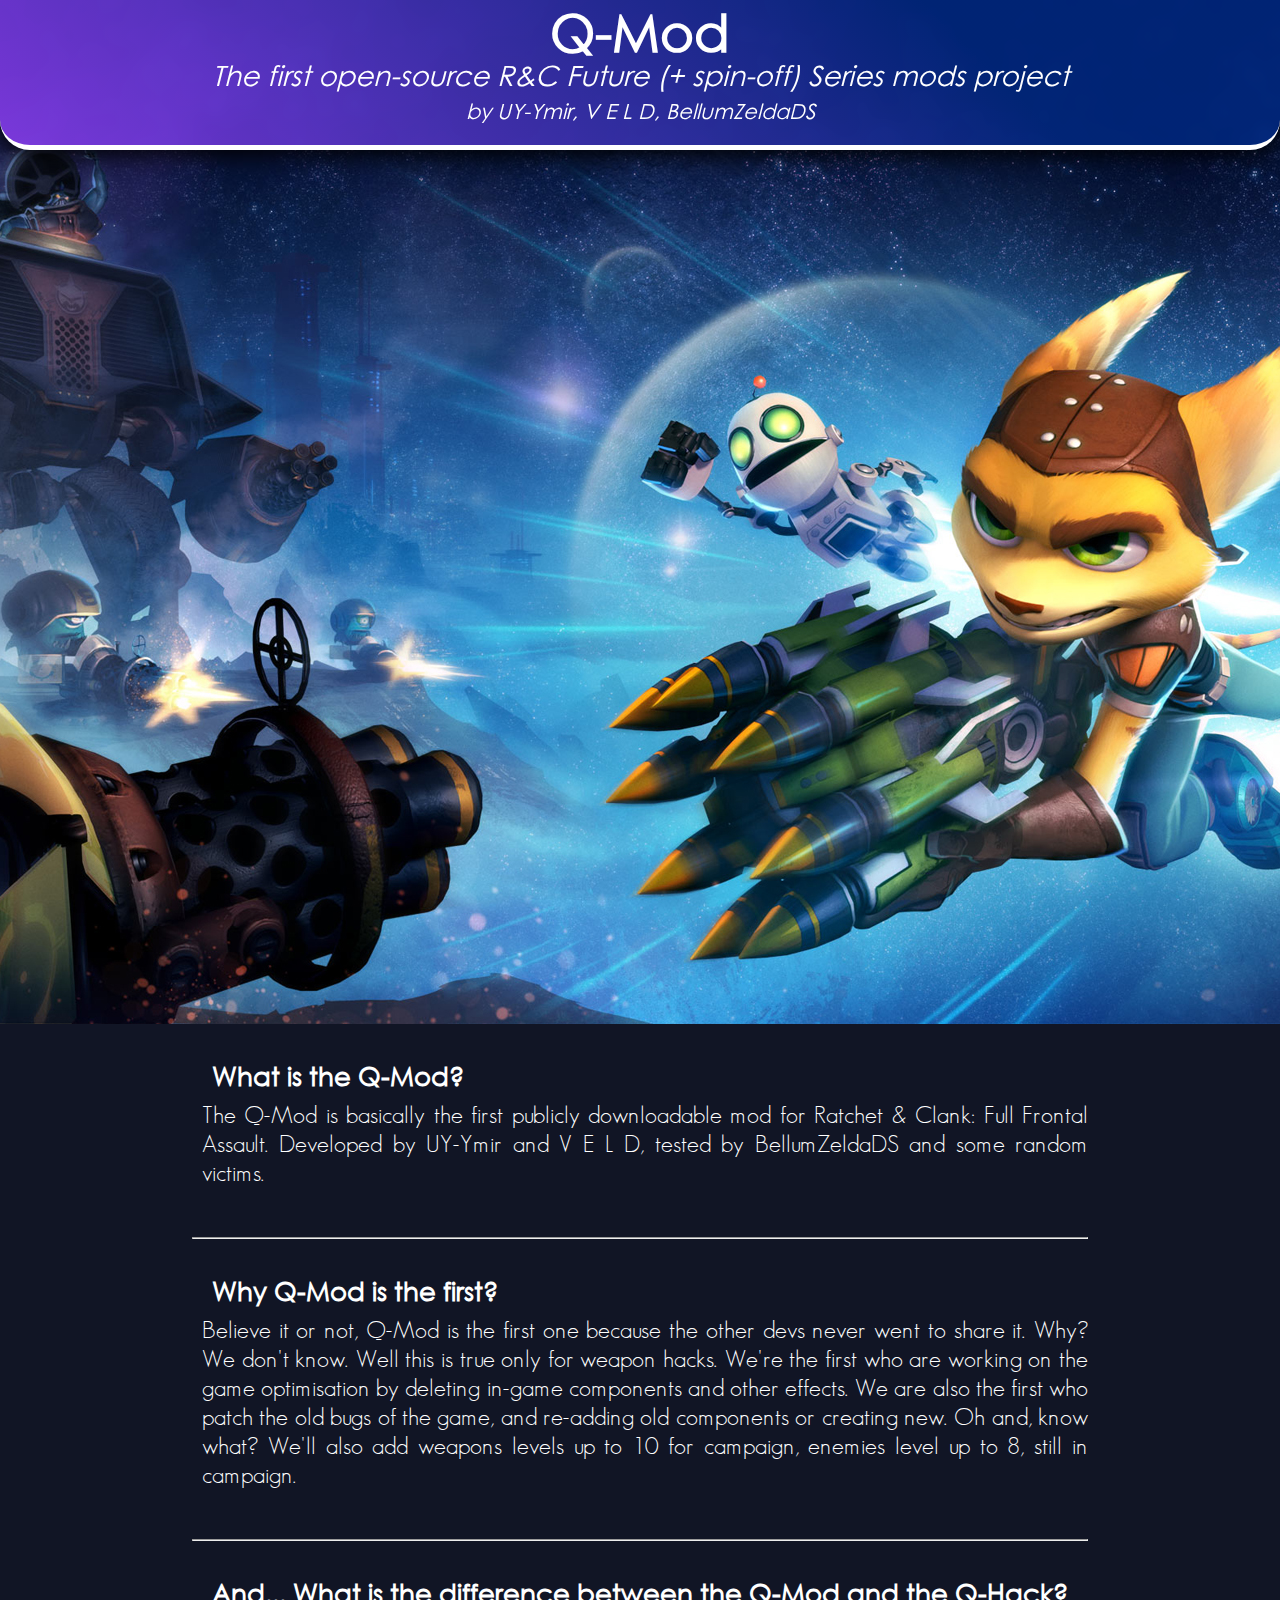
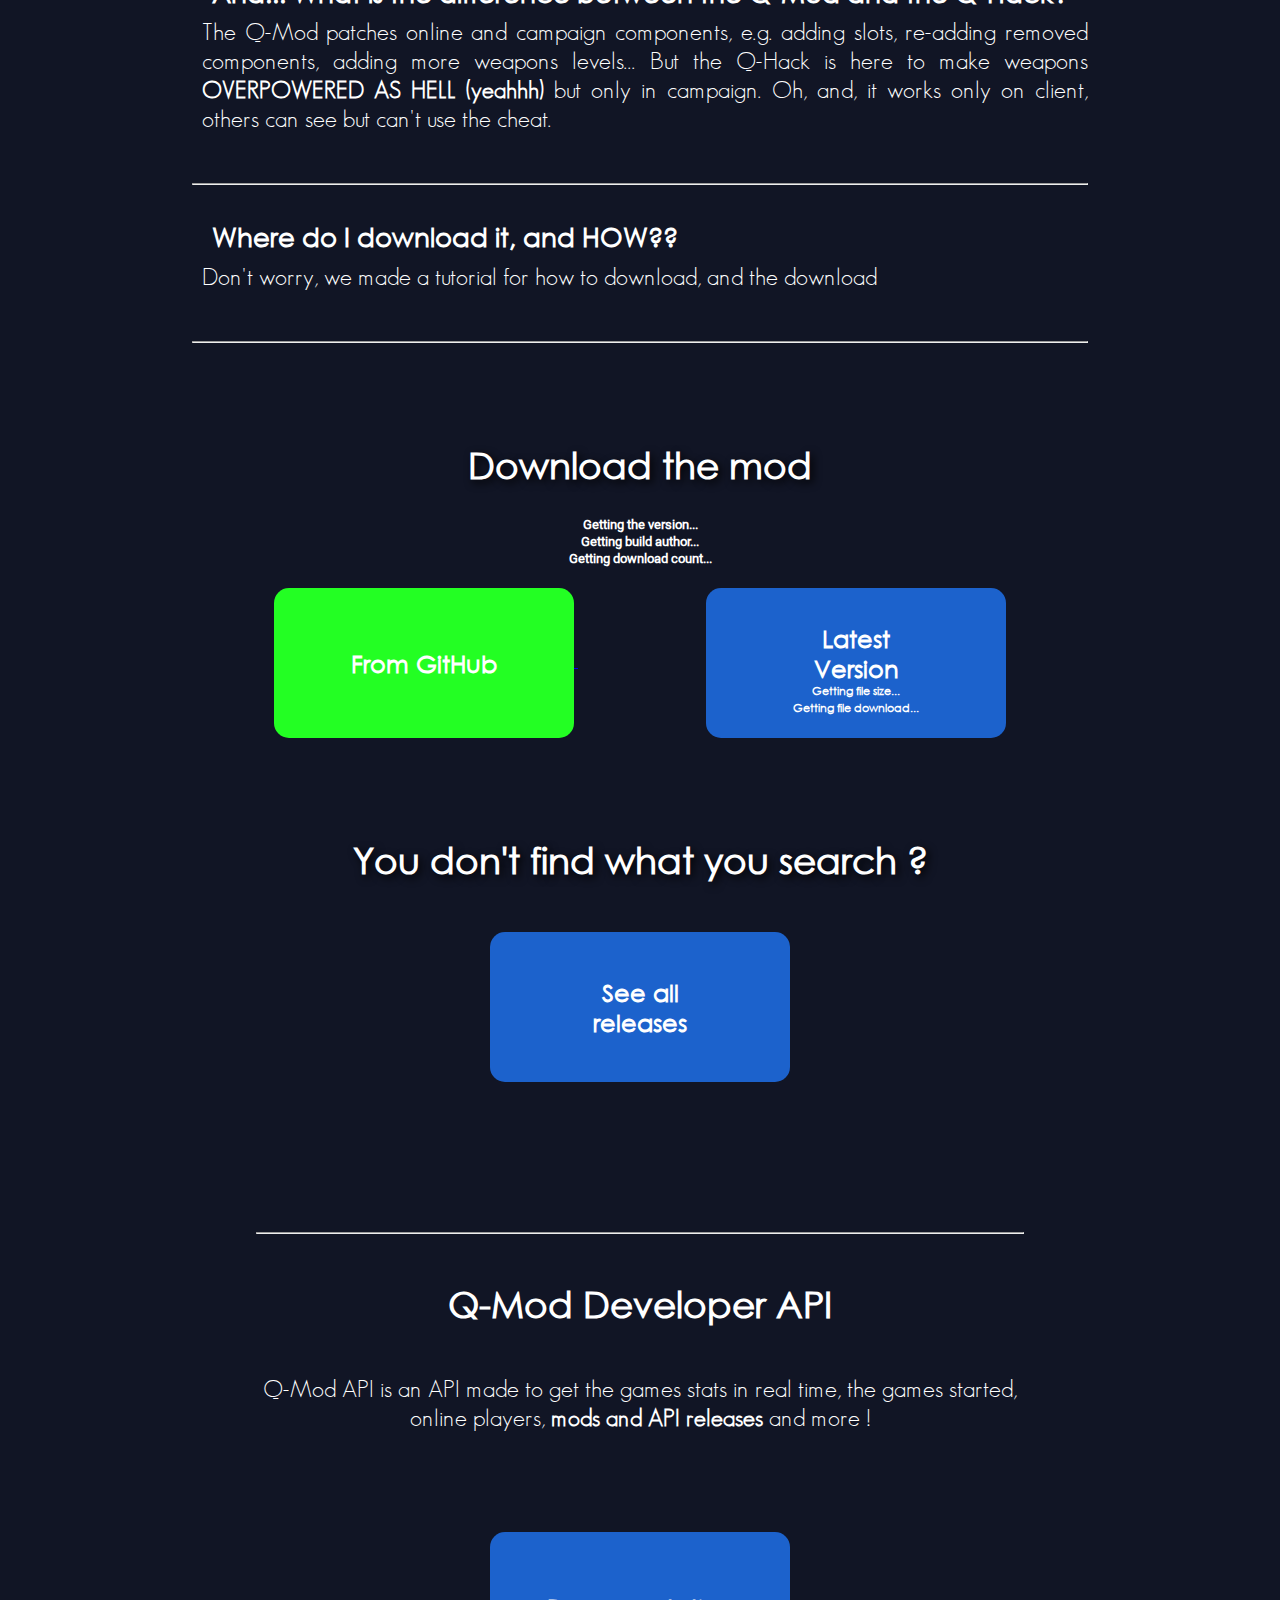
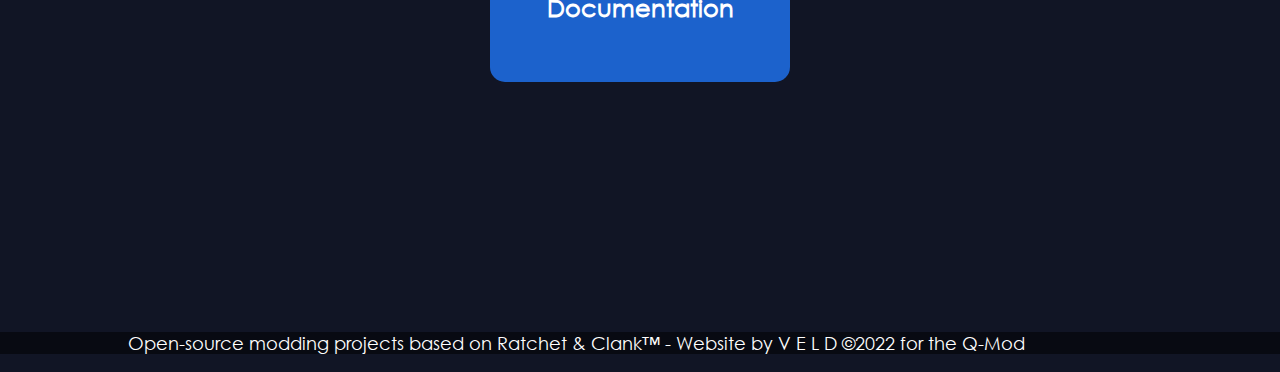
<file: index.html>
<!DOCTYPE html>
<html lang="en" prefix="og: https://veld-dev.github.io/">
<head>
    <link rel="stylesheet" href="styles/style.css">
    <script src="js/github-link.js"></script>
    <script src="https://ajax.googleapis.com/ajax/libs/jquery/3.5.1/jquery.min.js"></script>
    <script type="module">
        import { Octokit } from "https://cdn.skypack.dev/@octokit/rest";
    </script>
    <script></script>
    <style>
    </style>
    <meta charset="UTF-8" />
    <meta http-equiv="X-UA-Compatible" content="IE=Edge" />
    <meta name="viewport" content="width=device-width, initial-scale=1.0" />

    <!--   Q-MOD EMBED CODE   -->
    <meta property="og:site_name" content="GitHub">
    <meta property="og:title" content="Q-Mod" />
    <meta property="og:description" content="The first open-source R&C:Future (+ spin-off) Series modding project." />
    <meta property="og:type" content="website" />
    <meta property="og:image" content="https://veld-dev.github.io/resources/Q-Force_logo.png" />
    <meta property="og:image:type" content="image/png" />
    <meta property="og:url" content="https://veld-dev.github.io/resources/background.jpg" />
    <meta property="og:url:type" content="image/jpeg" />
    <!-- END Q-MOD EMBED CODE -->

    <title>Q-Mod - Home</title>
    <link rel="shortcut icon" type="image/x-icon" href="resources/Q-Force_logo.png">
</head>
<body class="base-body">
    <a href="./">
        <div class="base-title-container">
            <h1 id="project-title" class="base-title">Q-Mod</h1>
            <h2 id="project-description" class="base-subtitle">The first open-source R&C Future (+ spin-off) Series mods project</h2>
            <h3 id="credits" class="base-credits">by UY-Ymir, V E L D, BellumZeldaDS</h3>
        </div>
    </a>
    <div class="white-space">
        <img src="resources/background.jpg" alt="background" style="display:block; margin-right:auto; margin-left:auto; width:100%; margin-top:0px; background: url('resources/wavebar.svg') repeat-x;">
    </div>
    <div class="infos-container1">
        <h4 class="text-header">What is the Q-Mod?</h4>
        <p class="base-text01">
            The Q-Mod is basically the first publicly downloadable mod for Ratchet & Clank: Full Frontal Assault. Developed by UY-Ymir and V E L D, tested by BellumZeldaDS and some random victims.
        </p>
        <hr>
        <h4 class="text-header">Why Q-Mod is the first?</h4>
        <p class="base-text01">
            Believe it or not, Q-Mod is the first one because the other devs never went to share it. Why? We don't know. Well this is true only for weapon hacks. We're the first who are working on the game optimisation by deleting in-game components and other effects. We are also the first who patch the old bugs of the game, and re-adding old components or creating new. Oh and, know what? We'll also add weapons levels up to 10 for campaign, enemies level up to 8, still in campaign.
        </p>
        <hr>
        <h4 class="text-header">And... What is the difference between the Q-Mod and the Q-Hack?</h4>
        <p class="base-text01">
            The Q-Mod patches online and campaign components, e.g. adding slots, re-adding removed components, adding more weapons levels... But the Q-Hack is here to make weapons <b>OVERPOWERED AS HELL (yeahhh)</b> but only in campaign. Oh, and, it works only on client, others can see but can't use the cheat.
        </p>
        <hr>
        <h4 class="text-header">Where do I download it, and HOW??</h4>
        <p class="base-text01">
            Don't worry, we made a tutorial for how to download, and the download 
        </p>
        <hr>
    </div>
    <div class="downloads-content">
        <h4 class="download-show">Download the mod</h4>
        <h5 id="last-version" class="mod-version-text-overdownload">Getting the version...</h5>
        <h5 id="build-authors" class="mod-version-text-overdownload">Getting build author...</h5>
        <h5 id="download-count-per-versions" class="mod-version-text-overdownload">Getting download count...</h5>
        <div class="button-group">
            <a class="github-download-linker" href="https://github.com/FFA-Modding/q-mod/releases" target="_blank">
                <button class="github-button">From GitHub</button>
            </a>
            <a class="direct-download-linker" id="href-direct-download" target="_blank">
                <button id="direct-link" class="direct-link">Latest Version
                    <p class="button-file-size" id="file-size-dd">Getting file size...</p>
                    <p class="download-count-file" id="download-count-per-file">Getting file download...</p>
                </button>
            </a>
        </div>
        <h4 class="download-show">You don't find what you search ?</h4>
        <div class="button-group">
            <a href="releases/">
                <button class="gotoReleasesButton">See all releases</button>
            </a>
        </div>
    </div>
    <div class="api">
        <hr>
        <div class="api-desc">
            <h4 class="api-title">Q-Mod Developer API</h4>
            <p class="api-description">Q-Mod API is an API made to get the games stats in real time, the games started, online players, <b>mods and API releases</b> and more !</p>
        </div>
        <div class="redirect-button">
            <a class="api-redirect-button" href="api/">
                <button class="api-dl-button">Documentation</button>
            </a>
        </div>
    </div> 
    <footer>
        <div class="footer">
            <p class="base-footer">
                Open-source modding projects based on Ratchet & Clank™ - Website by V E L D ©2022 for the Q-Mod
            </p>
        </div>
    </footer>
</body>
</html>
</file>
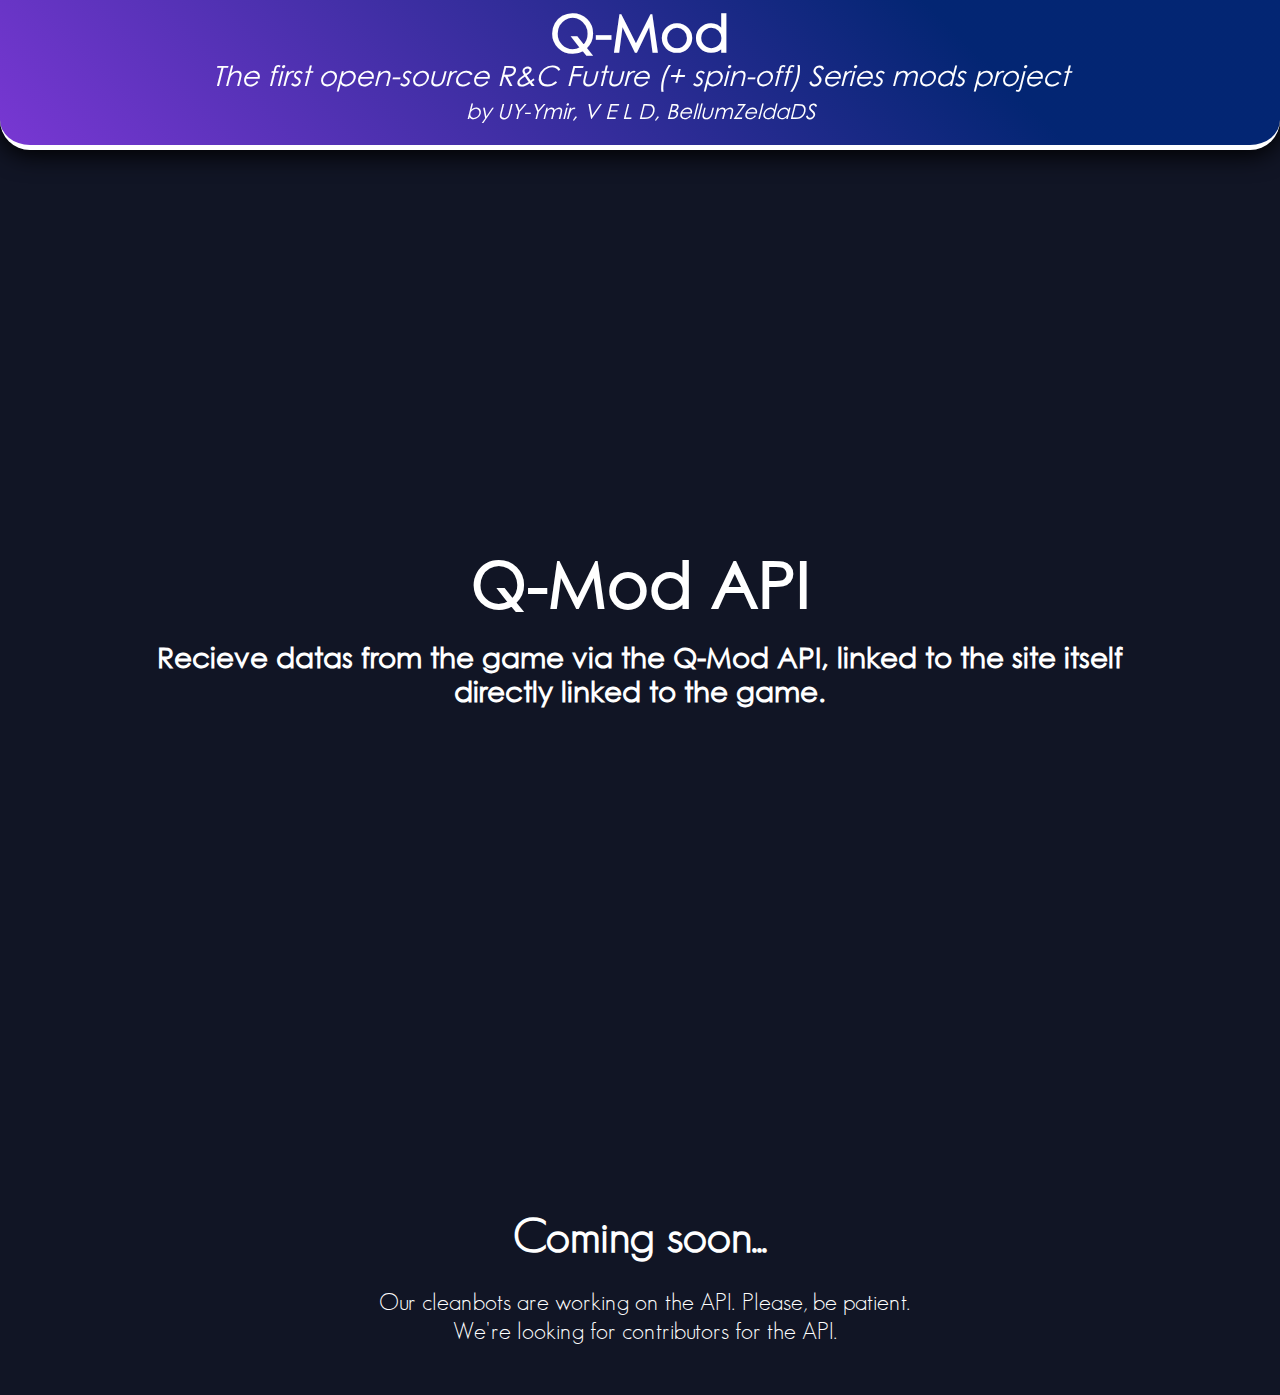
<file: api/index.html>
<!DOCTYPE html>
<html lang="en" prefix="og: https://veld-dev.github.io/api">
    <head>
        <link rel="stylesheet" href="../styles/style.css">
    </head>
    <body class="base-body">
        <a href="../">
            <div class="base-title-container">
                <h1 id="project-title" class="base-title">Q-Mod</h1>
                <h2 id="project-description" class="base-subtitle">The first open-source R&C Future (+ spin-off) Series mods project</h2>
                <h3 id="credits" class="base-credits">by UY-Ymir, V E L D, BellumZeldaDS</h3>
            </div>
        </a>
        <div class="blank"></div>
        <div class="download-api-div">
            <div class="API-heading">
                <h1 class="API-header">Q-Mod API</h1>
                <h2 class="API-underhead">Recieve datas from the game via the Q-Mod API, linked to the site itself directly linked to the game.</h2>
            </div>
            <div class="API-infos-container">
                <h3 class="coming-soon">Coming soon...</h3>
                <p class="base-text02">Our cleanbots are working on the API. Please, be patient.<br>We're looking for contributors for the API.</p>
            </div>
        </div>
    </body>
</html>
</file>
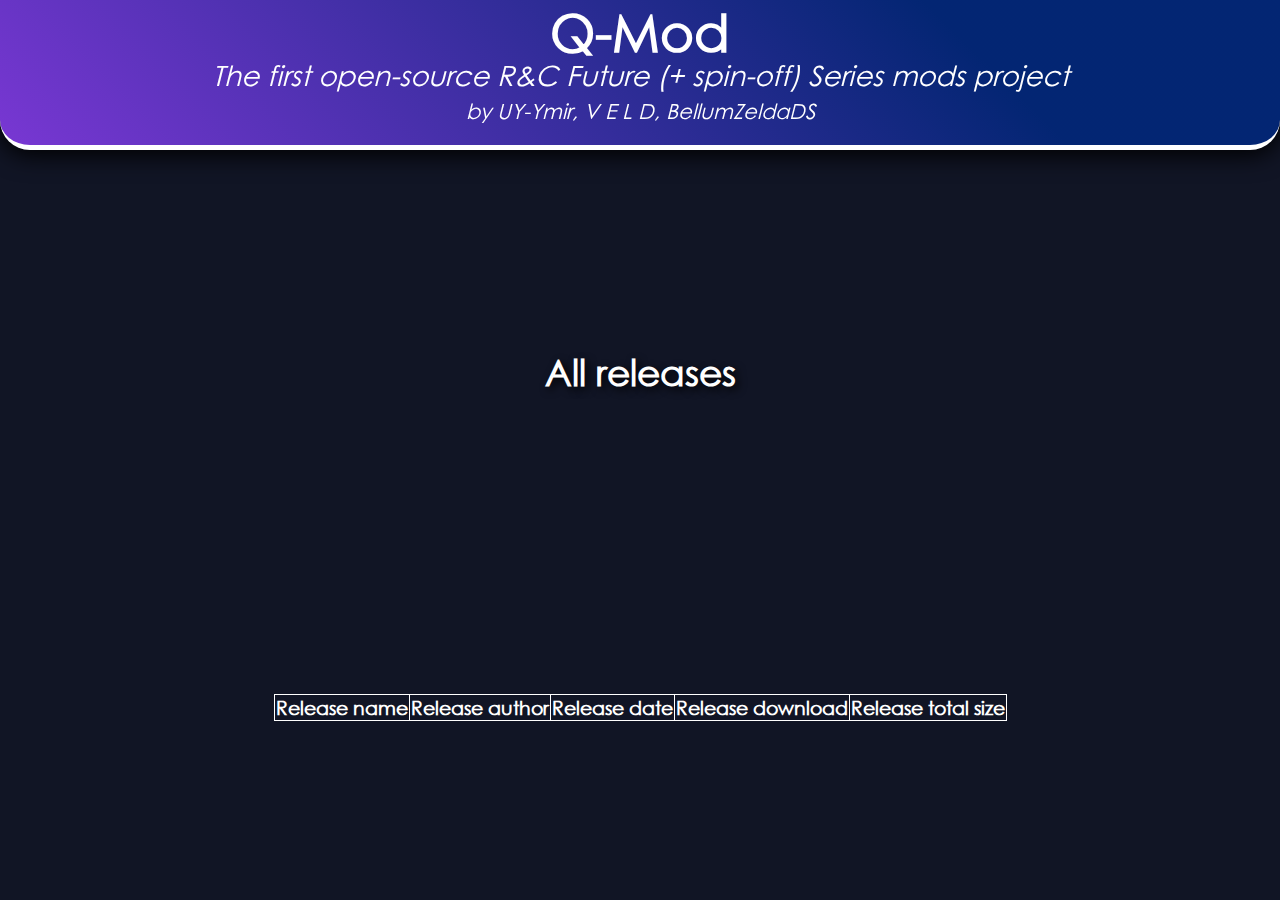
<file: releases/index.html>
<!DOCTYPE html>
<html lang="en" prefix="og: https://veld-dev.github.io/releases">
    <head>
        <link rel="stylesheet" href="../styles/style.css">
        <meta charset="UTF-8" />
        <meta http-equiv="X-UA-Compatible" content="IE=Edge" />
        <meta name="viewport" content="width=device-width, initial-scale=1.0" />
    
        <!--   Q-MOD EMBED CODE   -->
        <meta property="og:site_name" content="GitHub">
        <meta property="og:title" content="Q-Mod - Releases" />
        <meta property="og:description" content="Every single releases of the mod are listed here." />
        <meta property="og:type" content="website" />
        <meta property="og:image" content="https://veld-dev.github.io/resources/Q-Force_logo.png" />
        <meta property="og:image:type" content="image/png" />
        <meta property="og:url" content="https://veld-dev.github.io/resources/background.jpg" />
        <meta property="og:url:type" content="image/jpeg" />
        <!-- END Q-MOD EMBED CODE -->

        <script src="js/github-link.js" type="text/javascript"></script>
        <script src="https://ajax.googleapis.com/ajax/libs/jquery/3.5.1/jquery.min.js"></script>
        <link rel="shortcut icon" type="image/x-icon" href="../resources/Q-Force_logo.png">
        <title>QMod - Releases</title>
    </head>
    <body class="base-body">
        <a href="../">
            <div class="base-title-container">
                <h1 id="project-title" class="base-title">Q-Mod</h1>
                <h2 id="project-description" class="base-subtitle">The first open-source R&C Future (+ spin-off) Series mods project</h2>
                <h3 id="credits" class="base-credits">by UY-Ymir, V E L D, BellumZeldaDS</h3>
            </div>
        </a>
        <div class="blank">
            <h4 class="download-show">All releases</h4>
        </div>
        <div class="release-div">
            <table class="table-releases" id="releaseTable">
                <thead>
                    <th colspan="1">  Release name  </th>
                    <th colspan="1">  Release author  </th>
                    <th colspan="1">  Release date  </th>
                    <th colspan="1">  Release download  </th>
                    <th clospan="1">  Release total size  </th>
                </thead>
                <tbody>
                    <!-- The generated fields will be spawned here on the load of the page. -->
                </tbody>
            </table>
        </div>
    </body>
</html>
</file>
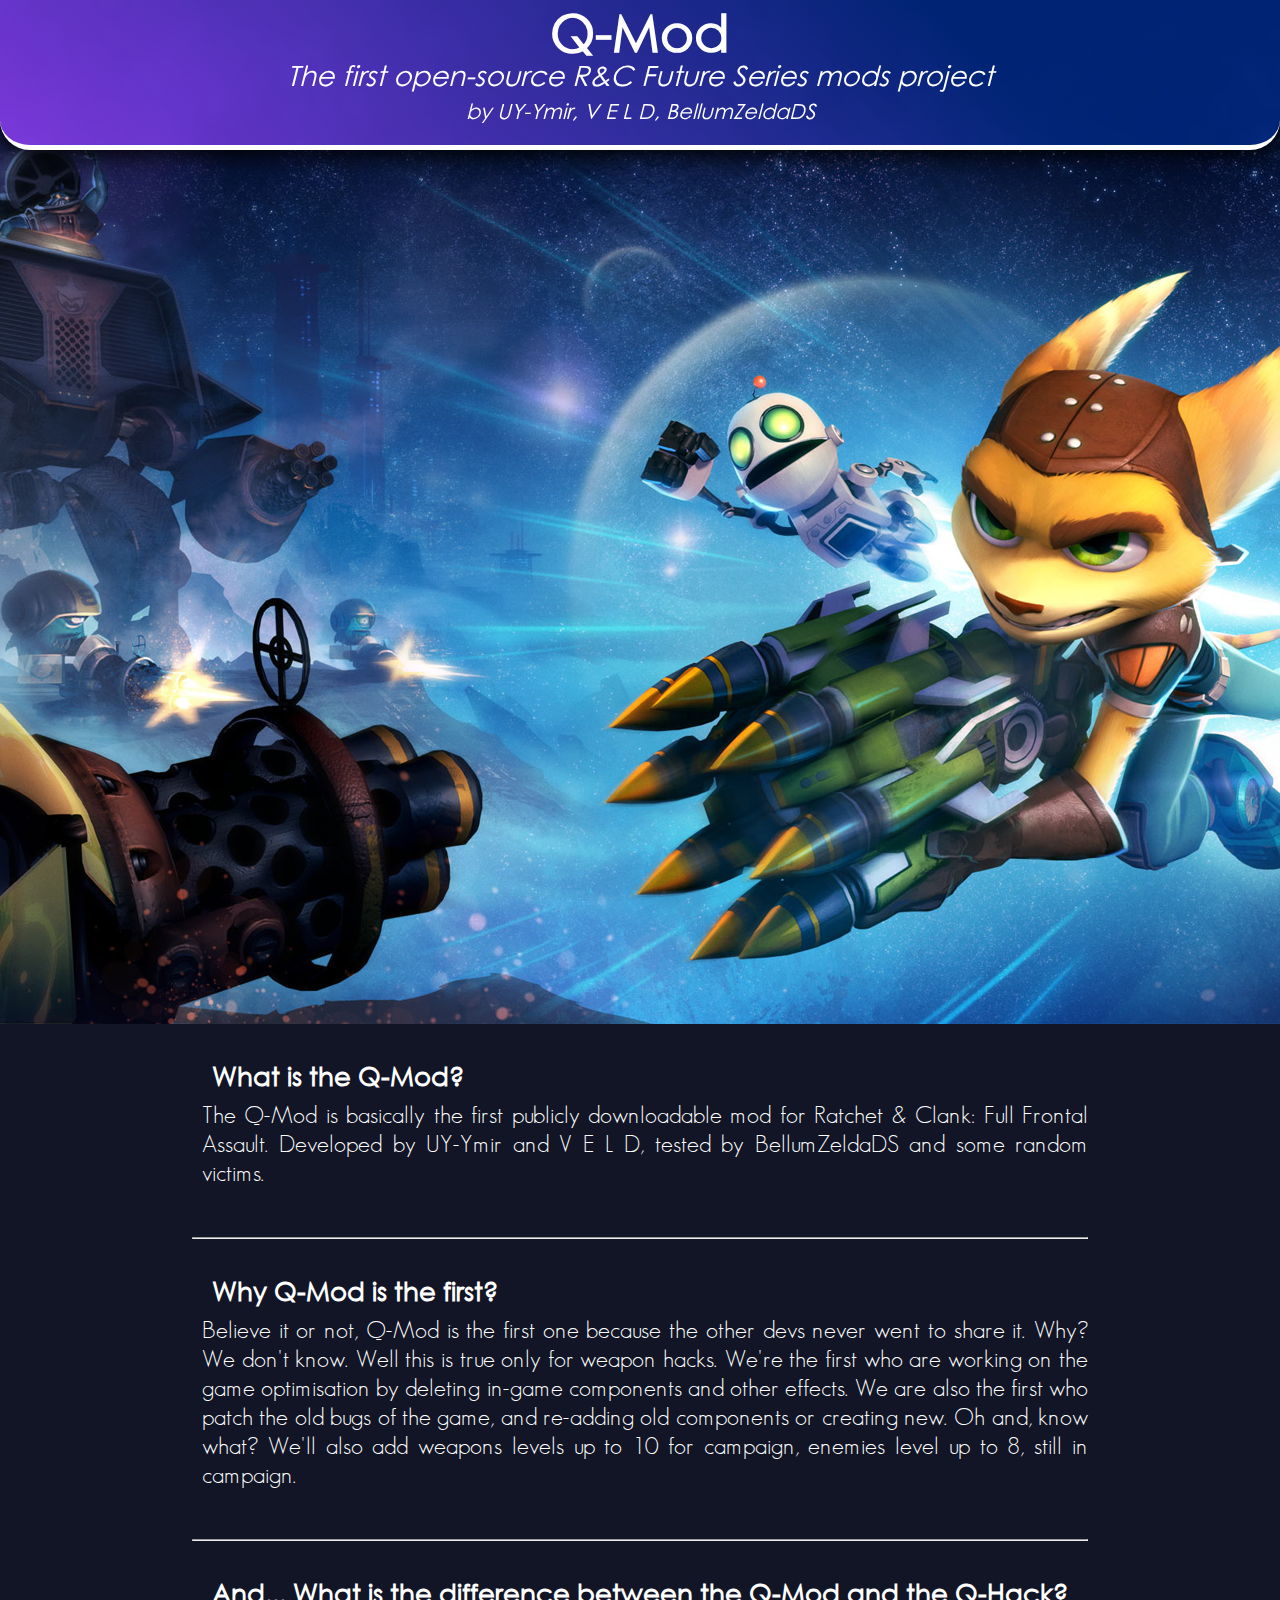
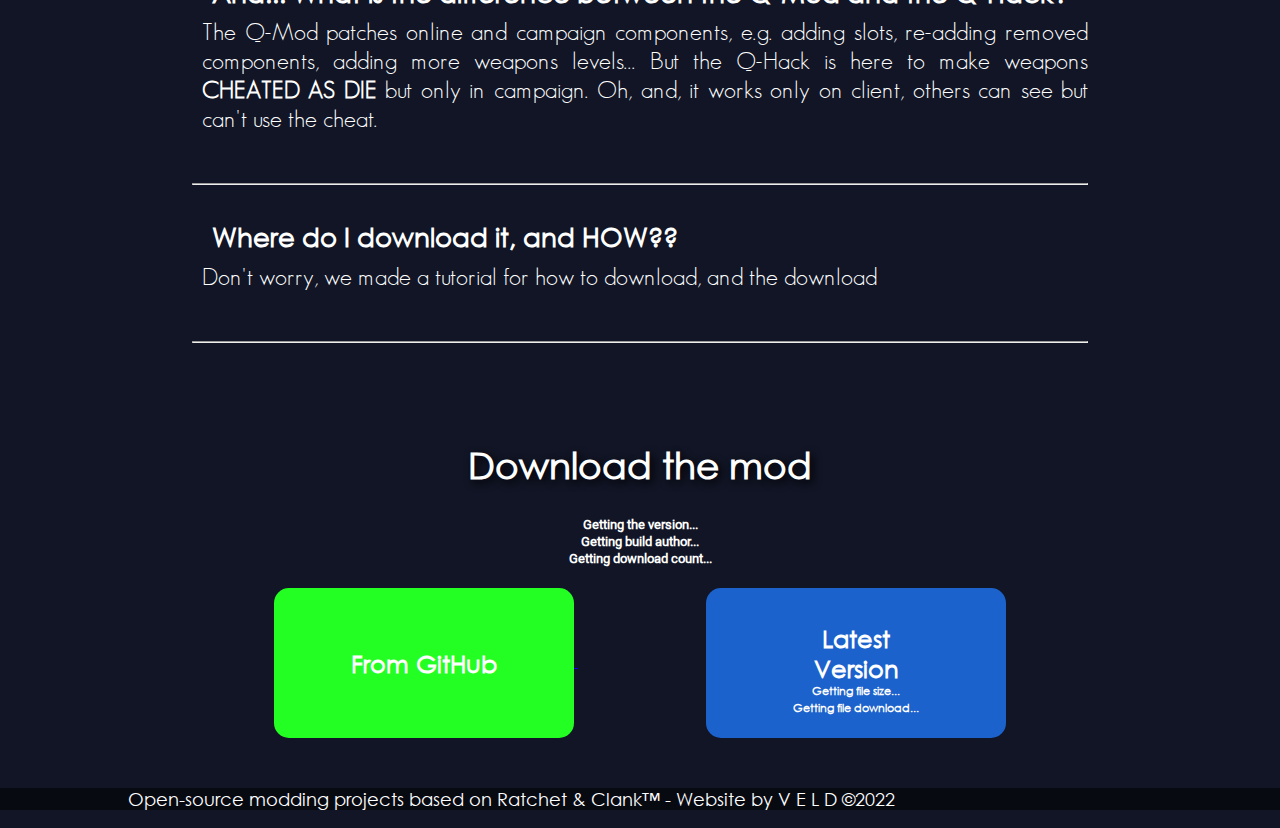
<file: qmod.html>
<!DOCTYPE html>
<html lang="en">
<head>
    <link rel="stylesheet" href="styles/style.css">
    <script src="js/github-link.js"></script>
    <script src="https://ajax.googleapis.com/ajax/libs/jquery/3.5.1/jquery.min.js"></script>
    <script type="module">
        import { Octokit } from "https://cdn.skypack.dev/@octokit/rest";
    </script>
    <script></script>
    <style>
    </style>
    <meta charset="UTF-8">
    <meta http-equiv="X-UA-Compatible" content="IE=Edge">
    <meta name="viewport" content="width=device-width, initial-scale=1.0">
    <title>Q-Mod - Home</title>
    <link rel="shortcut icon" type="image/x-icon" href="resources/Q-Force_logo.png">
</head>
<body class="base-body">
    <div class="base-title-container">
        <h1 id="project-title" class="base-title">Q-Mod</h1>
        <h2 id="project-description" class="base-subtitle">The first open-source R&C Future Series mods project</h2>
        <h3 id="credits" class="base-credits">by UY-Ymir, V E L D, BellumZeldaDS</h3>
    </div>
    <div class="white-space">
        <img src="resources/background.jpg" alt="background" style="display:block; margin-right:auto; margin-left:auto; width:100%; margin-top:0px; background: url('resources/wavebar.svg') repeat-x;">
    </div>
    <div class="infos-container1">
        <h4 class="text-header">What is the Q-Mod?</h4>
        <p class="base-text01">
            The Q-Mod is basically the first publicly downloadable mod for Ratchet & Clank: Full Frontal Assault. Developed by UY-Ymir and V E L D, tested by BellumZeldaDS and some random victims.
        </p>
        <hr>
        <h4 class="text-header">Why Q-Mod is the first?</h4>
        <p class="base-text01">
            Believe it or not, Q-Mod is the first one because the other devs never went to share it. Why? We don't know. Well this is true only for weapon hacks. We're the first who are working on the game optimisation by deleting in-game components and other effects. We are also the first who patch the old bugs of the game, and re-adding old components or creating new. Oh and, know what? We'll also add weapons levels up to 10 for campaign, enemies level up to 8, still in campaign.
        </p>
        <hr>
        <h4 class="text-header">And... What is the difference between the Q-Mod and the Q-Hack?</h4>
        <p class="base-text01">
            The Q-Mod patches online and campaign components, e.g. adding slots, re-adding removed components, adding more weapons levels... But the Q-Hack is here to make weapons <b>CHEATED AS DIE</b> but only in campaign. Oh, and, it works only on client, others can see but can't use the cheat.
        </p>
        <hr>
        <h4 class="text-header">Where do I download it, and HOW??</h4>
        <p class="base-text01">
            Don't worry, we made a tutorial for how to download, and the download 
        </p>
        <hr>
    </div>
    <div class="downloads-content">
        <h4 class="download-show">Download the mod</h4>
        <h5 id="last-version" class="mod-version-text-overdownload">Getting the version...</h5>
        <h5 id="build-authors" class="mod-version-text-overdownload">Getting build author...</h5>
        <h5 id="download-count-per-versions" class="mod-version-text-overdownload">Getting download count...</h5>
        <div class="button-group">
            <a class="github-download-linker" href="https://github.com/FFA-Modding/q-mod/releases" target="_blank">
                <button class="github-button">From GitHub</button>
            </a>
            <a class="direct-download-linker" id="href-direct-download" target="_blank">
                <button id="direct-link" class="direct-link">Latest Version
                    <p class="button-file-size" id="file-size-dd">Getting file size...</p>
                    <p class="download-count-file" id="download-count-per-file">Getting file download...</p>
                </button>
            </a>
        </div>
    </div>
    <footer>
        <div class="footer">
            <p class="base-footer">
                Open-source modding projects based on Ratchet & Clank™ - Website by V E L D ©2022
            </p>
        </div>
    </footer>
</body>
</html>
</file>
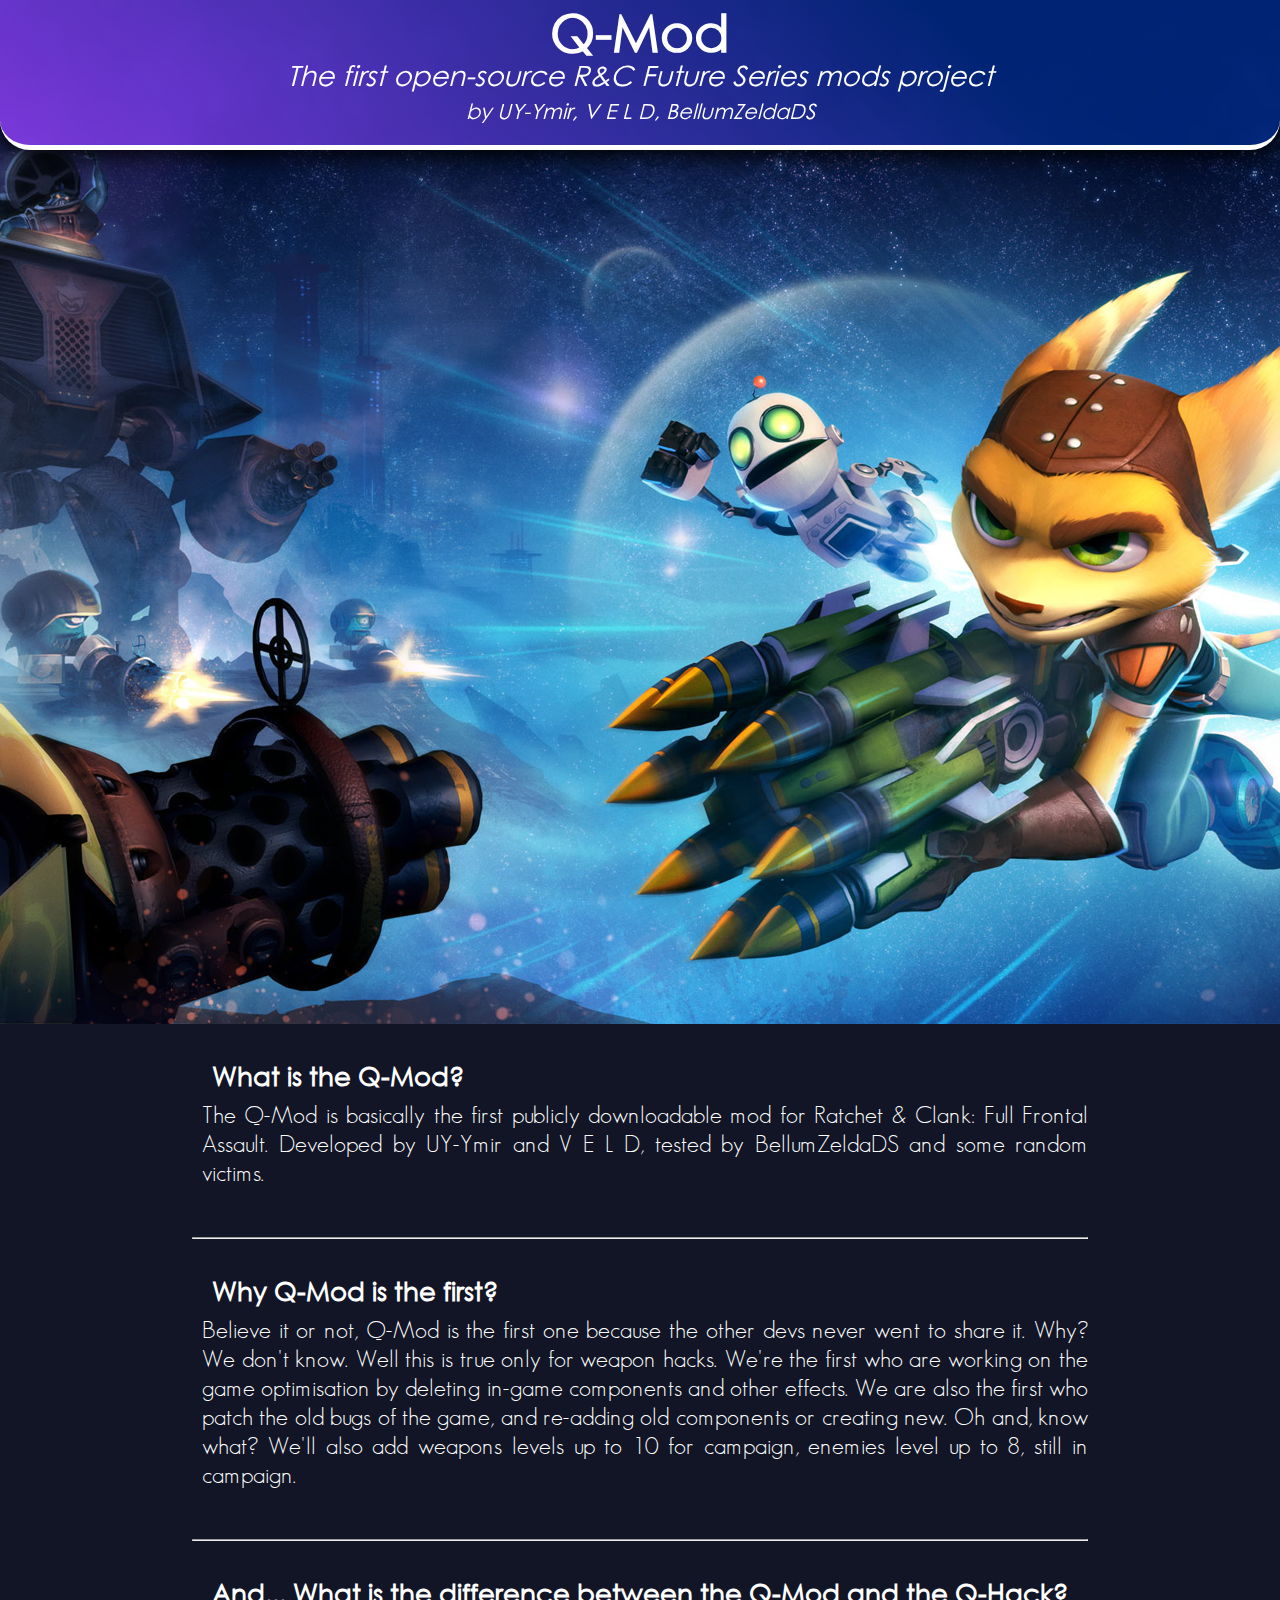
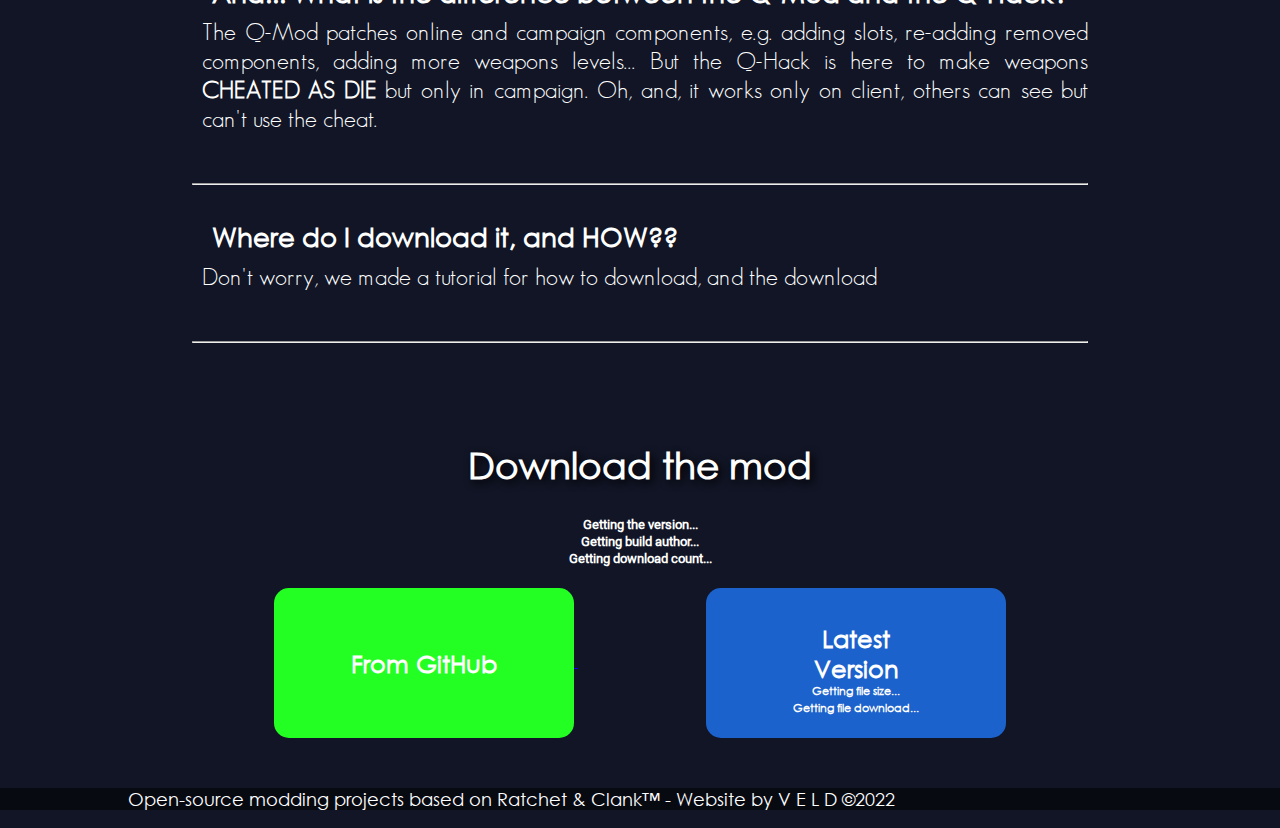
<file: tindex.html>
<!DOCTYPE html>
<html lang="en" prefix="og: https://veld-dev.github.io/">
<head>
    <link rel="stylesheet" href="styles/style.css">
    <script src="js/github-link.js"></script>
    <script src="https://ajax.googleapis.com/ajax/libs/jquery/3.5.1/jquery.min.js"></script>
    <script type="module">
        import { Octokit } from "https://cdn.skypack.dev/@octokit/rest";
    </script>
    <script></script>
    <style>
    </style>
    <meta charset="UTF-8" />
    <meta http-equiv="X-UA-Compatible" content="IE=Edge" />
    <meta name="viewport" content="width=device-width, initial-scale=1.0" />

    <!--   Q-MOD EMBED CODE   -->
    <meta property="og:title" content="Q-MOD" />
    <meta property="og:description" content="The first open-source R&C:Future Series modding project." />
    <meta property="og:type" content="website" />
    <meta property="og:image" content="resources/background.jpg" />
    <!-- END Q-MOD EMBED CODE -->

    <title>Q-Mod - Home</title>
    <link rel="shortcut icon" type="image/x-icon" href="resources/Q-Force_logo.png">
</head>
<body class="base-body">
    <div class="base-title-container">
        <h1 id="project-title" class="base-title">Q-Mod</h1>
        <h2 id="project-description" class="base-subtitle">The first open-source R&C Future Series mods project</h2>
        <h3 id="credits" class="base-credits">by UY-Ymir, V E L D, BellumZeldaDS</h3>
    </div>
    <div class="white-space">
        <img src="resources/background.jpg" alt="background" style="display:block; margin-right:auto; margin-left:auto; width:100%; margin-top:0px; background: url('resources/wavebar.svg') repeat-x;">
    </div>
    <div class="infos-container1">
        <h4 class="text-header">What is the Q-Mod?</h4>
        <p class="base-text01">
            The Q-Mod is basically the first publicly downloadable mod for Ratchet & Clank: Full Frontal Assault. Developed by UY-Ymir and V E L D, tested by BellumZeldaDS and some random victims.
        </p>
        <hr>
        <h4 class="text-header">Why Q-Mod is the first?</h4>
        <p class="base-text01">
            Believe it or not, Q-Mod is the first one because the other devs never went to share it. Why? We don't know. Well this is true only for weapon hacks. We're the first who are working on the game optimisation by deleting in-game components and other effects. We are also the first who patch the old bugs of the game, and re-adding old components or creating new. Oh and, know what? We'll also add weapons levels up to 10 for campaign, enemies level up to 8, still in campaign.
        </p>
        <hr>
        <h4 class="text-header">And... What is the difference between the Q-Mod and the Q-Hack?</h4>
        <p class="base-text01">
            The Q-Mod patches online and campaign components, e.g. adding slots, re-adding removed components, adding more weapons levels... But the Q-Hack is here to make weapons <b>CHEATED AS DIE</b> but only in campaign. Oh, and, it works only on client, others can see but can't use the cheat.
        </p>
        <hr>
        <h4 class="text-header">Where do I download it, and HOW??</h4>
        <p class="base-text01">
            Don't worry, we made a tutorial for how to download, and the download 
        </p>
        <hr>
    </div>
    <div class="downloads-content">
        <h4 class="download-show">Download the mod</h4>
        <h5 id="last-version" class="mod-version-text-overdownload">Getting the version...</h5>
        <h5 id="build-authors" class="mod-version-text-overdownload">Getting build author...</h5>
        <h5 id="download-count-per-versions" class="mod-version-text-overdownload">Getting download count...</h5>
        <div class="button-group">
            <a class="github-download-linker" href="https://github.com/FFA-Modding/q-mod/releases" target="_blank">
                <button class="github-button">From GitHub</button>
            </a>
            <a class="direct-download-linker" id="href-direct-download" target="_blank">
                <button id="direct-link" class="direct-link">Latest Version
                    <p class="button-file-size" id="file-size-dd">Getting file size...</p>
                    <p class="download-count-file" id="download-count-per-file">Getting file download...</p>
                </button>
            </a>
        </div>
    </div>
    <footer>
        <div class="footer">
            <p class="base-footer">
                Open-source modding projects based on Ratchet & Clank™ - Website by V E L D ©2022
            </p>
        </div>
    </footer>
</body>
</html>
</file>
<file: styles/style.css>
@font-face {
    font-family: "Century Gothic";
    src: url("Century\ Gothic.ttf") format("truetype");
    font-display: block;
}
@font-face {
    font-family: "GeosansLight";
    src: url("Geosans\ Light.ttf") format("truetype");
    font-display: block;
}
@font-face {
    font-family: "Roboto";
    src: url("Roboto-Regular.ttf");
    font-display: block;
}

.blank{
    position: static;
    display: block;
    padding-top: 250px;
    padding-bottom: 250px;
}
.base-title{
    font-family: "Century Gothic" !important;
    font-size: 52px;
    color: white;
    font-weight: bold;
    text-align: center;
    margin-top: 0px;
}
.base-title-container{
    box-sizing: border-box;
    display: block;
    width: 100%;
    height: 150px;
    border-radius: 0px 0px 30px 30px;
    background: linear-gradient(-135deg,rgba(0,42,135,0.8) 25%,rgba(147,64,255,0.8) 100%);
    box-shadow: 0px 5px 25px black;
    position: fixed;
    backdrop-filter: blur(6px);
    border-bottom: 3px solid #af25ff;
}
.base-title-container:hover{
    border-bottom: 5px solid white;
    transition: 0.5s;
}
.base-title-container:not(:hover){
    transition-duration: 0.25s;
}
.base-subtitle{
    font-family: "Century Gothic" !important;
    font-size: 28px;
    color: white;
    font-weight: lighter;
    font-style: italic;
    text-align: center;
    margin-top: -40px;
}
.base-credits{
    font-family: "Century Gothic" !important;
    font-style: italic;
    font-weight: 500;
    color: white;
    text-align: center;
    font-size: 21px;
    margin-top: -15px;
}
.base-body{
    margin: 0;
    height: 100%;
    background-color: #111525;
}
.infos-container1{
    display: block;
    width: 70%;
    height: 50%;
    position:static;
    top: 25px;
    margin-left: auto;
    margin-right: auto;
    box-sizing: border-box;
}
.text-header{
    font-family: "Century Gothic" !important;
    font-size: 26px;
    font-weight: bold;
    color: white;
    text-align: left;
    position: static;
    margin-left: 20px;
}
.base-text01{
    font-family: "GeosansLight" !important;
    font-size: 24px;
    font-weight: 500;
    margin-left: 10px;
    margin-top: -25px;
    margin-bottom: 50px;
    color: white;
    text-align: justify;
    position: static;

}
.base-text02{
    font-family: "GeosansLight" !important;
    font-size: 24px;
    font-weight: 500;
    margin-left: 10px;
    margin-top: -25px;
    margin-bottom: 50px;
    color: white;
    text-align: center;
    position: static;

}
.base-footer{
    font-family: "Century Gothic" !important;
    font-size: 18px;
    font-weight: 500;
    color: white;
    text-align: left;
    position: static;
    margin-left: 10%;
    margin-right: 10%;

}
.download-contents{
    display: block;
    width: 70%;
    height: 30%;
    margin-top: 50px;
    justify-content: center;
    margin-bottom: 50px;
}
.button-group{
    text-align: center;
    margin-left: 0px;
    margin-right: 0px;
    margin-bottom: 50px;
}
.github-button{
    width: 300px;
    height: 150px;
    background-color: rgb(35, 255, 35);
    font-family: "Century Gothic" !important;
    font-size: 24px;
    font-weight: bold;
    color: #FFFFFF;
    border-radius: 15px;
    border-width: 0px;
    padding: 35px 75px;
    margin-right: 0px;
    text-align: center;
    vertical-align: middle;
    display: inline-block;
    transition-duration: 0.5s;
    cursor: pointer;
}
.github-button:hover{
    box-shadow: 0px 0px 25px black;
    transform: scale(1.05);
    transition-duration: 0.5s;
}
.github-button:not(:hover){
    transition-duration: 0.25s;
}
.github-button:active{
    transform: scale(0.9);
    transition: ease-out 0.25s;
}
.github-button:not(:active){
    transition-duration: 0.25s;
}
.direct-link{
    width: 300px;
    height: 150px;
    background-color: #1c62cc;
    font-family: "Century Gothic" !important;
    font-size: 24px;
    font-weight: bold;
    color: white;
    border-radius: 15px;
    border-width: 0px;
    padding: 35px 75px;
    margin-left: 10%;
    text-align: center;
    vertical-align: middle;
    display: inline-block;
    cursor: pointer;
    transition-duration: 0.5s;
}
.direct-link:hover{
    box-shadow: 0px 0px 25px black;
    transform: scale(1.05);
    transition-duration: 0.5s;
}
.direct-link:not(:hover){
    transition-duration: 0.25s;
}
.direct-link:active{
    transform: scale(0.9);
    transition-duration: 0.5s;
}
.direct-link:not(:hover){
    transition-duration: 0.25s;
}
.download-show{
    text-align: center;
    font-family: "Century Gothic" !important;
    font-size: 36px;
    margin-top: 100px;
    margin-bottom: 50px;
    color: white;
    text-shadow: 3px 3px 9px black;
}
.mod-version-text-overdownload{
    text-align: center;
    font-family:  "Roboto" !important;
    color: white;
    position: static;
    margin-top: -20px;
}
.button-file-size{
    text-align: center;
    font-family: "Century Gothic" !important;
    font-size: 11px;
    position: static;
    color: white;
    display: block;
    margin-top: 0px;
}
.download-count-file{
    text-align: center;
    font-family: "Century Gothic" !important;
    font-size: 11px;
    position: static;
    color: white;
    display: block;
    margin-top: -10px;
}
.api{
    display: block;
    position: static;
    margin-left: 20%;
    margin-right: 20%;
    margin-top: 150px;
}
.api-desc{
    display: block;
    position: static;
    margin-bottom: 20px;
}
.api-title{
    display: block;
    position: static;
    font-family: "Century Gothic" !important;
    font-size: 36px;
    font-weight: bold;
    color: white;
    text-align: center;
}
.api-description{
    display: block;
    position: static;
    font-family: "GeosansLight" !important;
    font-size: 24px;
    font-weight: normal;
    text-align: center;
    color: white;
}
.api-redirect{
    display: block;
    position: static;
    margin-left: 40%;
    margin-right: 40%;
    margin-top: 20px;
    margin-bottom: 50px;
}
.api-redirect-button{
    position: static;
    display: block;
    margin-top: 100px;
    margin-left: auto;
    margin-right: auto;
    width: 300px;
    height: 150px;
    margin-bottom: 250px;
}
.api-dl-button{
    position: static;
    font-family: "Century Gothic" !important;
    font-size: 24px;
    font-weight: bold;
    text-align: center;
    border-radius: 15px;
    margin: auto;
    display: inline-block;
    width: 100%;
    height: 100%;
    border-width: 0;
    background-color: #1c62cc;
    color: white;
    cursor: pointer;
}
.api-dl-button:hover{
    transform: scale(1.05);
    box-shadow: 0px 0px 25px black;
    transition-duration: 0.5s;
}
.api-dl-button:not(:hover){
    transition-duration: 0.25s;
}
.api-dl-button:active{
    transform: scale(0.9);
    transition-duration: 0.25s;
}
.api-dl-button:not(:active){
    transition-duration: 0.1s;
}
.coming-soon{
    margin-top: 500px;
    position: static;
    font-family: "GeosansLight" !important;
    font-weight: bold;
    color: white;
    text-align: center;
    font-size: 48px;
}
.download-api-div{
    margin-left: 10%;
    margin-right: 10%;
    margin-top: 25px;
}
.API-header{
    font-family: "Century Gothic" !important;
    font-weight: bolder;
    font-size: 64px;
    color: white;
    text-align: center;
}
.API-underhead{
    margin-top: -25px;
    font-family: "Century Gothic" !important;
    font-weight: bold;
    font-size: 28px;
    color: white;
    text-align: center;
}

div.footer{
    margin-top: 25px;
    background-color: #080a12
}

.release-div{
    display: block;
    width: 70%;
    height: 50%;
    position:static;
    top: 25px;
    margin-left: auto;
    margin-right: auto;
    box-sizing: border-box;
}
.table-releases{
    font-family: "Century Gothic" !important;
    text-align: center;
    color: #FFFFFF;
    font-size: larger;
}
table, th, td {
    border: 1px solid #FFFFFF;
    border-collapse:collapse;
}
table {
    margin: 0 auto;
}

.gotoAllReleases{
    display: block;
    width: 70%;
    height: 30%;
    margin-top: 50px;
    align-content: center;
    margin-bottom: 50px;
}
.gotoReleasesButton{
    width: 300px;
    height: 150px;
    background-color: #1c62cc;
    font-family: "Century Gothic" !important;
    font-size: 24px;
    font-weight: bold;
    color: white;
    border-radius: 15px;
    border-width: 0px;
    padding: 35px 75px;
    text-align: center;
    vertical-align: middle;
    display: inline-block;
    cursor: pointer;
    transition-duration: 0.5s;
}
.gotoReleasesButton:hover{
    box-shadow: 0px 0px 25px black;
    transform: scale(1.05);
    transition-duration: 0.5s;
}
.gotoReleasesButton:not(:hover){
    transition-duration: 0.25s;
}
.gotoReleasesButton:active{
    transform: scale(0.9);
    transition-duration: 0.5s;
}
.gotoReleasesButton:not(:hover){
    transition-duration: 0.25s;
}
</file>
